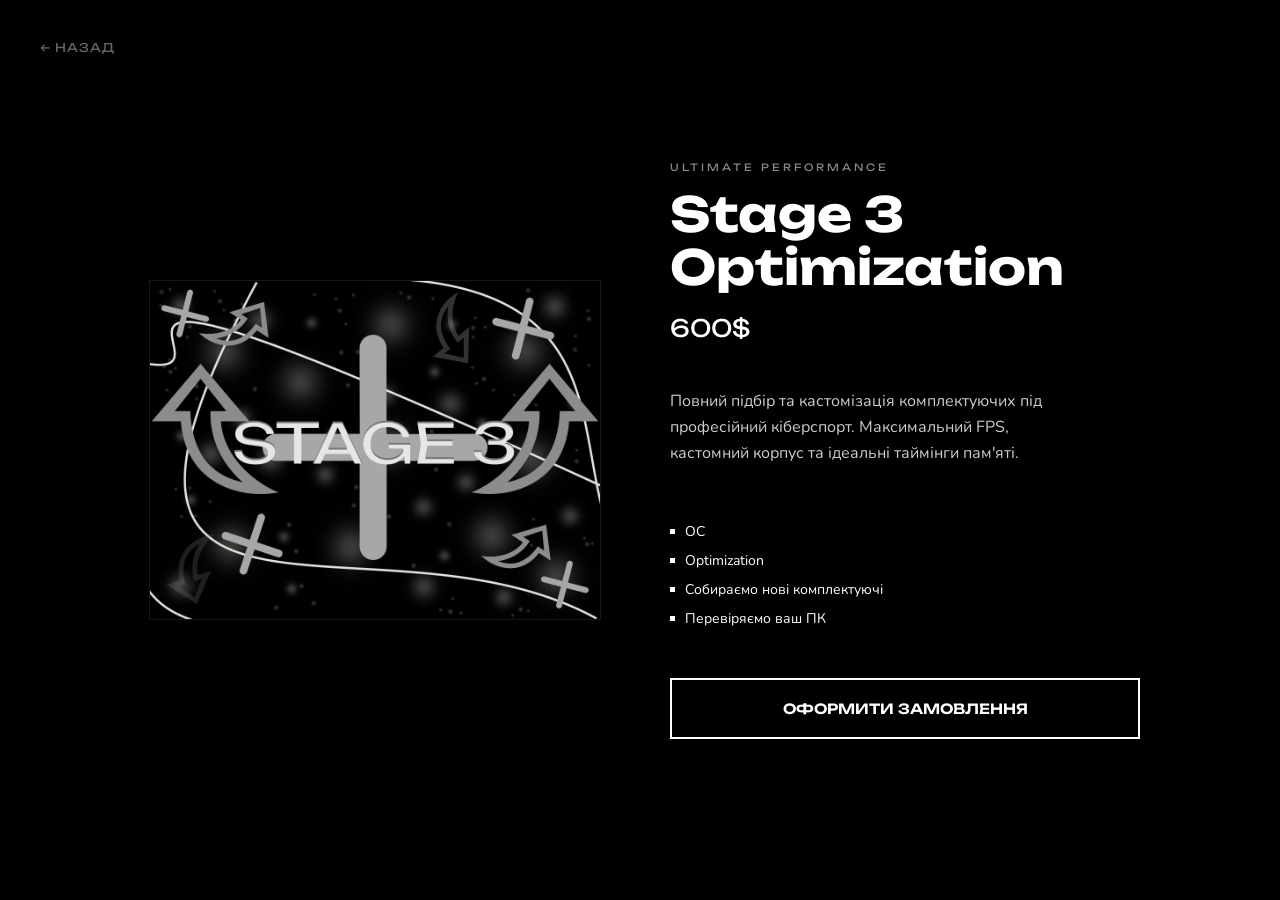
<file: buy/index.html>
<!DOCTYPE html>
<html lang="uk">
<head>
    <link rel="preconnect" href="https://fonts.googleapis.com">
    <link rel="preconnect" href="https://fonts.gstatic.com" crossorigin>
    <link href="https://fonts.googleapis.com/css2?family=Nunito:ital,wght@0,200..1000;1,200..1000&display=swap" rel="stylesheet">
    <link rel="preconnect" href="https://fonts.googleapis.com">
    <link rel="preconnect" href="https://fonts.gstatic.com" crossorigin>
    <link href="https://fonts.googleapis.com/css2?family=Unbounded:wght@200..900&display=swap" rel="stylesheet">
    <meta charset="UTF-8">
    <link rel="stylesheet" href="style.css">
    <meta name="viewport" content="width=device-width, initial-scale=1.0">
    <title>Tuning PC</title>
</head>
<body>

    <a href="" class="back-link">← Назад</a>

    <div class="checkout-container">
        <div class="product-image-box">
            <img src="Untitled (2).png" alt="Stage 3 PC" class="product-img">
        </div>


        <div class="product-info">
            <div class="badge">Ultimate Performance</div>
            <h1 class="product-title">Stage 3 Optimization</h1>
            
            <div class="price">600$</div>

            <p class="description">
                Повний підбір та кастомізація комплектуючих під професійний кіберспорт. 
                Максимальний FPS, кастомний корпус та ідеальні таймінги пам'яті.
            </p>

            <ul class="specs-list">
                <li>OC</li>
                <li>Optimization</li>
                <li>Собираємо нові комплектуючі</li>
                <li>Перевіряємо ваш ПК</li>
            </ul>

            <a href="#" class="btn" onclick="alert('Менеджер зв\'яжеться з тобою для уточнення деталей!')">Оформити замовлення</a>
        </div>
    </div>

</body>
</html>
</file>
<file: buy/style.css>
body {
            background-color: #000;
            color: #fff;
            font-family: 'Nunito', sans-serif;
            margin: 0;
            padding: 0;
            display: flex;
            justify-content: center;
            align-items: center;
            min-height: 100vh;
            overflow-x: hidden;
        }

        .checkout-container {
            max-width: 1000px;
            width: 90%;
            display: grid;
            grid-template-columns: 1fr 1fr;
            gap: 60px;
            padding: 40px 0;
        }

        @media (max-width: 850px) {
            .checkout-container {
                grid-template-columns: 1fr;
                text-align: center;
            }
        }

        /* Ліва частина - Картинка */
        .product-image-box {
            position: relative;
            display: flex;
            align-items: center;
            justify-content: center;
        }

        .product-img {
            width: 100%;
            max-width: 450px;
            filter: grayscale(0.2) brightness(0.9);
            transition: 0.5s ease;
            border: 1px solid rgba(255, 255, 255, 0.1);
        }

        .product-img:hover {
            filter: grayscale(0) brightness(1);
            border-color: rgba(255, 255, 255, 0.4);
        }

        /* Права частина - Інфа */
        .product-info {
            display: flex;
            flex-direction: column;
            justify-content: center;
        }

        .badge {
            font-family: 'Unbounded', sans-serif;
            font-size: 10px;
            text-transform: uppercase;
            letter-spacing: 3px;
            color: #888;
            margin-bottom: 15px;
        }

        .product-title {
            font-family: 'Unbounded', sans-serif;
            font-size: clamp(32px, 5vw, 48px);
            margin: 0 0 20px 0;
            line-height: 1.1;
        }

        .price {
            font-family: 'Unbounded', sans-serif;
            font-size: 24px;
            margin-bottom: 30px;
            color: #fff;
        }

        .description {
            font-size: 16px;
            line-height: 1.6;
            color: #ccc;
            margin-bottom: 40px;
            max-width: 400px;
        }

        .specs-list {
            margin-bottom: 40px;
            padding: 0;
            list-style: none;
        }

        .specs-list li {
            font-size: 14px;
            margin-bottom: 10px;
            display: flex;
            align-items: center;
            gap: 10px;
        }

        .specs-list li::before {
            content: "";
            width: 5px;
            height: 5px;
            background: #fff;
            display: inline-block;
        }

        /* Твоя кнопка */
        .btn {
            display: inline-block;
            padding: 20px 40px;
            text-decoration: none;
            font-family: "Unbounded", sans-serif;
            font-size: 14px;
            font-weight: 600;
            text-transform: uppercase;
            transition: all 0.3s ease;
            cursor: pointer;
            text-align: center;
            border: 2px solid #fff;
            color: #fff;
            background: transparent;
        }

        .btn:hover {
            background: #fff;
            color: #000;
            transform: scale(1.05);
        }

        .back-link {
            position: absolute;
            top: 40px;
            left: 40px;
            color: #666;
            text-decoration: none;
            font-size: 12px;
            font-family: 'Unbounded', sans-serif;
            text-transform: uppercase;
            letter-spacing: 1px;
        }

        .back-link:hover {
            color: #fff;
        }
</file>
<file: buycss.css>
body {
            background-color: #000;
            color: #fff;
            font-family: 'Nunito', sans-serif;
            margin: 0;
            padding: 0;
            display: flex;
            justify-content: center;
            align-items: center;
            min-height: 100vh;
            overflow-x: hidden;
        }

        .checkout-container {
            max-width: 1000px;
            width: 90%;
            display: grid;
            grid-template-columns: 1fr 1fr;
            gap: 60px;
            padding: 40px 0;
        }

        @media (max-width: 850px) {
            .checkout-container {
                grid-template-columns: 1fr;
                text-align: center;
            }
        }

        /* Ліва частина - Картинка */
        .product-image-box {
            position: relative;
            display: flex;
            align-items: center;
            justify-content: center;
        }

        .product-img {
            width: 100%;
            max-width: 450px;
            filter: grayscale(0.2) brightness(0.9);
            transition: 0.5s ease;
            border: 1px solid rgba(255, 255, 255, 0.1);
        }

        .product-img:hover {
            filter: grayscale(0) brightness(1);
            border-color: rgba(255, 255, 255, 0.4);
        }

        /* Права частина - Інфа */
        .product-info {
            display: flex;
            flex-direction: column;
            justify-content: center;
        }

        .badge {
            font-family: 'Unbounded', sans-serif;
            font-size: 10px;
            text-transform: uppercase;
            letter-spacing: 3px;
            color: #888;
            margin-bottom: 15px;
        }

        .product-title {
            font-family: 'Unbounded', sans-serif;
            font-size: clamp(32px, 5vw, 48px);
            margin: 0 0 20px 0;
            line-height: 1.1;
        }

        .price {
            font-family: 'Unbounded', sans-serif;
            font-size: 24px;
            margin-bottom: 30px;
            color: #fff;
        }

        .description {
            font-size: 16px;
            line-height: 1.6;
            color: #ccc;
            margin-bottom: 40px;
            max-width: 400px;
        }

        .specs-list {
            margin-bottom: 40px;
            padding: 0;
            list-style: none;
        }

        .specs-list li {
            font-size: 14px;
            margin-bottom: 10px;
            display: flex;
            align-items: center;
            gap: 10px;
        }

        .specs-list li::before {
            content: "";
            width: 5px;
            height: 5px;
            background: #fff;
            display: inline-block;
        }

        /* Твоя кнопка */
        .btn {
            display: inline-block;
            padding: 20px 40px;
            text-decoration: none;
            font-family: "Unbounded", sans-serif;
            font-size: 14px;
            font-weight: 600;
            text-transform: uppercase;
            transition: all 0.3s ease;
            cursor: pointer;
            text-align: center;
            border: 2px solid #fff;
            color: #fff;
            background: transparent;
        }

        .btn:hover {
            background: #fff;
            color: #000;
            transform: scale(1.05);
        }

        .back-link {
            position: absolute;
            top: 40px;
            left: 40px;
            color: #666;
            text-decoration: none;
            font-size: 12px;
            font-family: 'Unbounded', sans-serif;
            text-transform: uppercase;
            letter-spacing: 1px;
        }

        .back-link:hover {
            color: #fff;
        }
</file>
